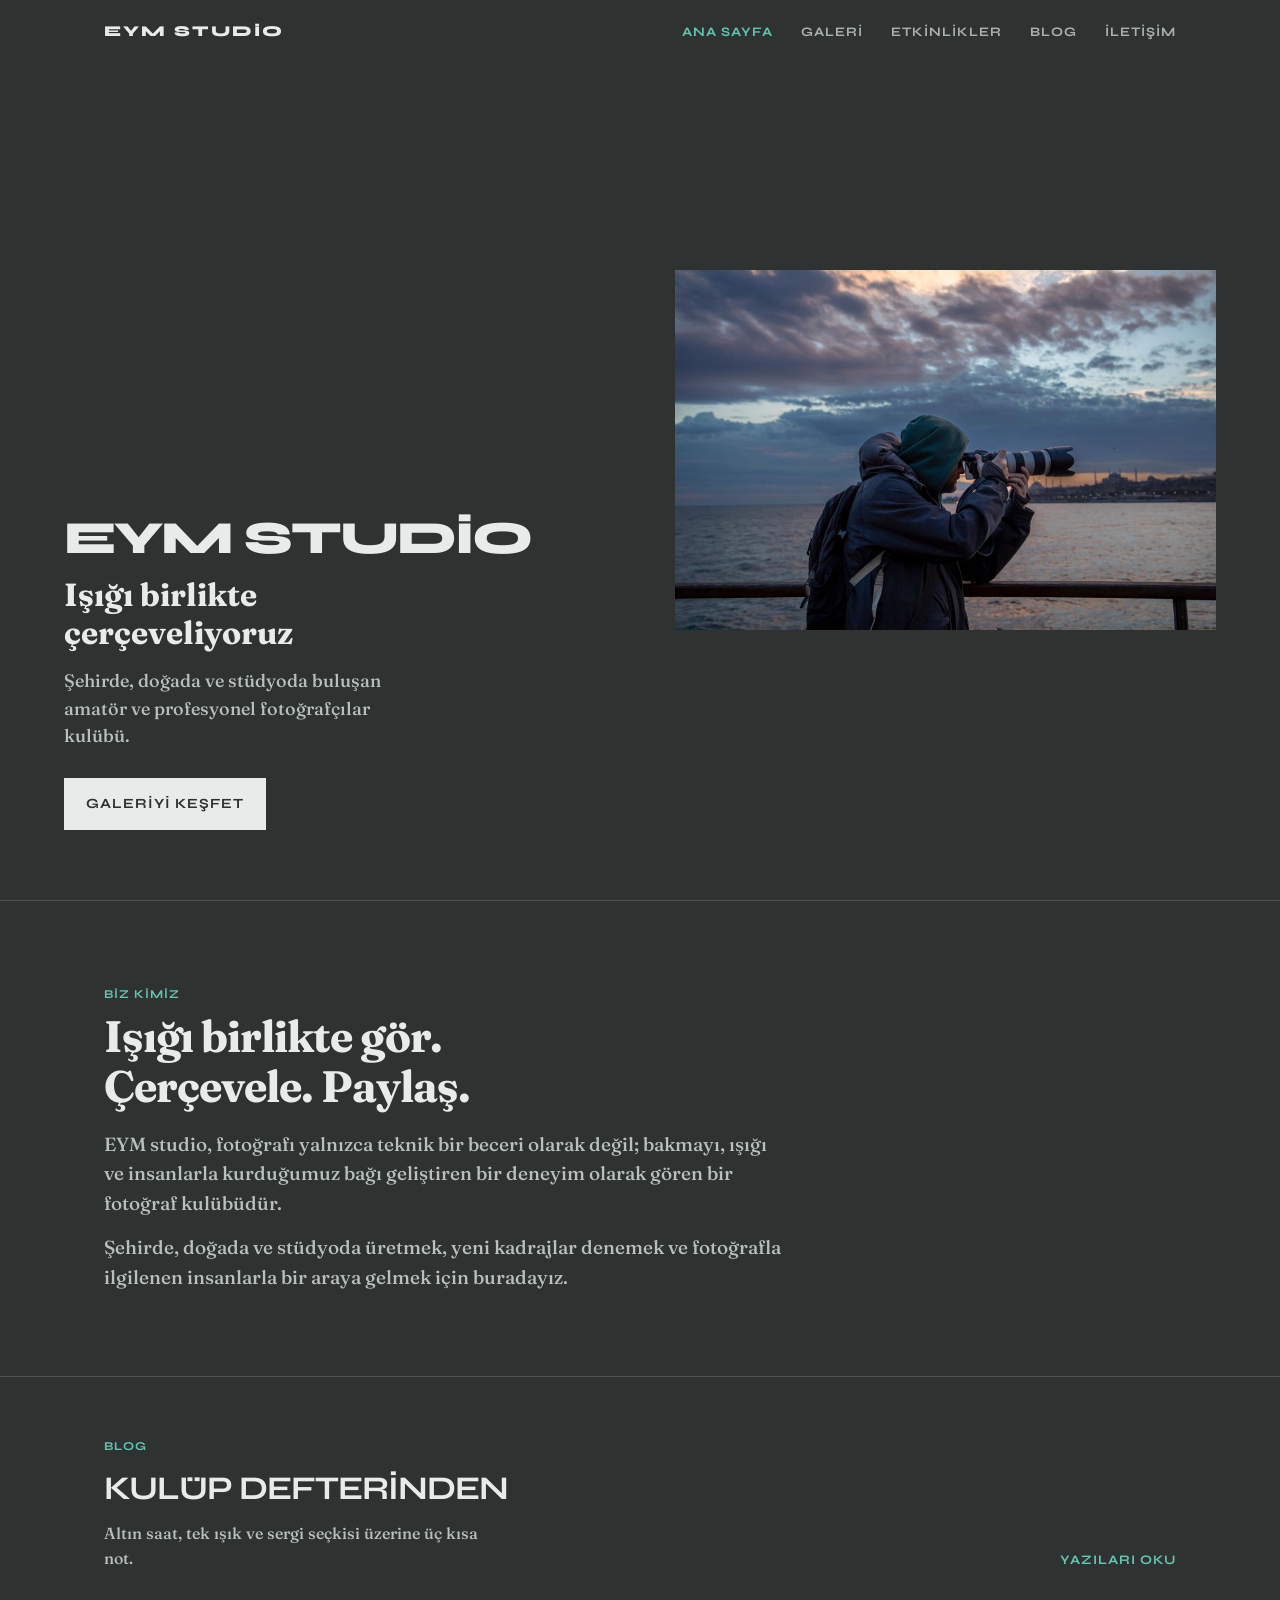
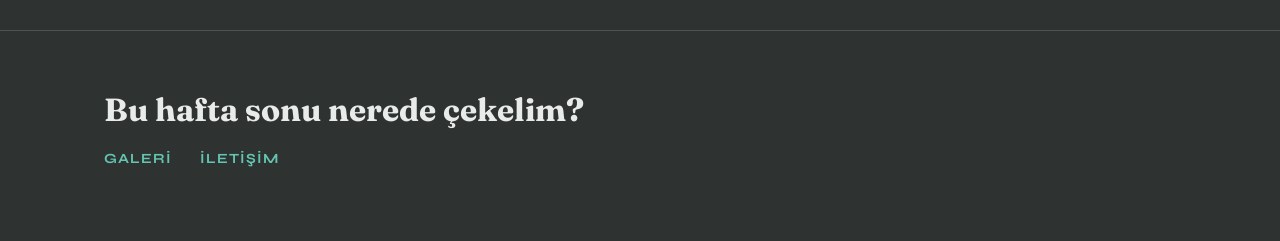
<file: index.html>
<!DOCTYPE html>
<html lang="tr">
<head>
  <meta charset="utf-8">
  <meta name="viewport" content="width=device-width, initial-scale=1">
  <title>EYM studio — Fotoğraf Kulübü</title>
  <meta name="description" content="EYM studio: ışığı birlikte yakalıyoruz.">
  <link rel="stylesheet" href="css/styles.css">
</head>
<body>
  <!-- üst menü -->
  <header class="ust">
    <a class="logo" href="index.html">EYM studio</a>
    <nav class="menu">
      <a class="aktif" href="index.html">Ana Sayfa</a>
      <a href="galeri.html">Galeri</a>
      <a href="etkinlikler.html">Etkinlikler</a>
      <a href="blog.html">Blog</a>
      <a href="iletisim.html">İletişim</a>
    </nav>
  </header>

  <main>
    <section class="giris">
      <img class="giris-foto" src="images/sahil-fotografci.jpg" alt="Sahilde fotoğrafçı">
      <div class="giris-yazi">
        <p class="marka">EYM studio</p>
        <h1>Işığı birlikte çerçeveliyoruz</h1>
        <p class="giris-aciklama">Şehirde, doğada ve stüdyoda buluşan amatör ve profesyonel fotoğrafçılar kulübü.</p>
        <a class="buton" href="galeri.html">Galeriyi Keşfet</a>
      </div>
    </section>

    <!-- biz kimiz -->
    <section class="hakkinda" id="biz-kimiz">
      <div class="hakkinda-ic">
        <p class="kucuk-baslik">Biz kimiz</p>
        <h2>Işığı birlikte gör. Çerçevele. Paylaş.</h2>
        <div class="hakkinda-yazi">
          <p>EYM studio, fotoğrafı yalnızca teknik bir beceri olarak değil; bakmayı, ışığı ve insanlarla kurduğumuz bağı geliştiren bir deneyim olarak gören bir fotoğraf kulübüdür.</p>
          <p>Şehirde, doğada ve stüdyoda üretmek, yeni kadrajlar denemek ve fotoğrafla ilgilenen insanlarla bir araya gelmek için buradayız.</p>
        </div>
      </div>
    </section>

    <!-- blog tanıtımı -->
    <section class="tanitim" id="kulup-defteri">
      <div class="tanitim-ic">
        <div>
          <p class="kucuk-baslik">Blog</p>
          <h2>Kulüp defterinden</h2>
          <p class="tanitim-yazi">Altın saat, tek ışık ve sergi seçkisi üzerine üç kısa not.</p>
        </div>
        <a href="blog.html">Yazıları oku</a>
      </div>
    </section>

    <!-- hafta sonu -->
    <section class="soru">
      <div class="soru-ic">
        <h2>Bu hafta sonu nerede çekelim?</h2>
        <p class="secenek">
          <a href="galeri.html">Galeri</a>
          <a href="iletisim.html">İletişim</a>
        </p>
      </div>
    </section>
  </main>
</body>
</html>
</file>
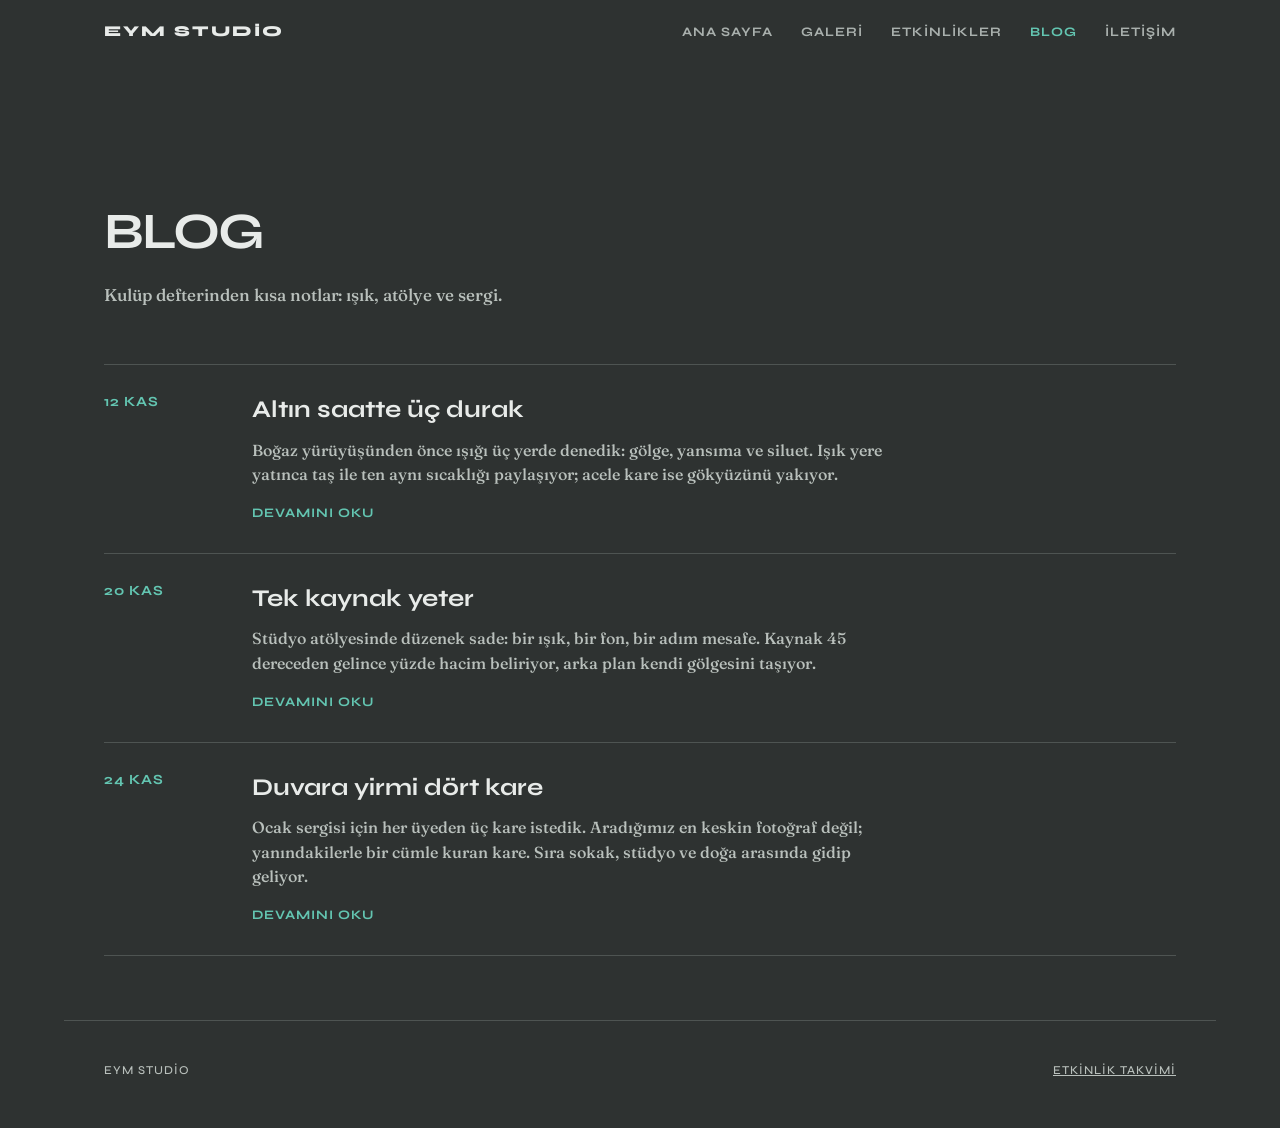
<file: blog.html>
<!DOCTYPE html>
<html lang="tr">
<head>
  <meta charset="utf-8">
  <meta name="viewport" content="width=device-width, initial-scale=1">
  <title>Blog — EYM studio</title>
  <meta name="description" content="EYM studio kulüp defterinden kısa notlar: ışık, atölye ve sergi.">
  <link rel="stylesheet" href="css/styles.css">
</head>
<body>
  <!-- üst menü -->
  <header class="ust">
    <a class="logo" href="index.html">EYM studio</a>
    <nav class="menu">
      <a href="index.html">Ana Sayfa</a>
      <a href="galeri.html">Galeri</a>
      <a href="etkinlikler.html">Etkinlikler</a>
      <a class="aktif" href="blog.html">Blog</a>
      <a href="iletisim.html">İletişim</a>
    </nav>
  </header>

  <main class="sayfa">
    <header class="sayfa-baslik">
      <h1>Blog</h1>
      <p>Kulüp defterinden kısa notlar: ışık, atölye ve sergi.</p>
    </header>

    <!-- yazılar -->
    <section class="yazilar">
      <article class="yazi" id="altin-saatte-uc-durak">
        <time datetime="2026-11-12">12 Kas</time>
        <div>
          <h2><a href="yazi-1.html">Altın saatte üç durak</a></h2>
          <p>Boğaz yürüyüşünden önce ışığı üç yerde denedik: gölge, yansıma ve siluet. Işık yere yatınca taş ile ten aynı sıcaklığı paylaşıyor; acele kare ise gökyüzünü yakıyor.</p>
          <p><a class="baglanti" href="yazi-1.html">Devamını oku</a></p>
        </div>
      </article>
      <article class="yazi" id="tek-kaynak-yeter">
        <time datetime="2026-11-20">20 Kas</time>
        <div>
          <h2><a href="yazi-2.html">Tek kaynak yeter</a></h2>
          <p>Stüdyo atölyesinde düzenek sade: bir ışık, bir fon, bir adım mesafe. Kaynak 45 dereceden gelince yüzde hacim beliriyor, arka plan kendi gölgesini taşıyor.</p>
          <p><a class="baglanti" href="yazi-2.html">Devamını oku</a></p>
        </div>
      </article>
      <article class="yazi" id="duvara-yirmi-dort-kare">
        <time datetime="2026-11-24">24 Kas</time>
        <div>
          <h2><a href="yazi-3.html">Duvara yirmi dört kare</a></h2>
          <p>Ocak sergisi için her üyeden üç kare istedik. Aradığımız en keskin fotoğraf değil; yanındakilerle bir cümle kuran kare. Sıra sokak, stüdyo ve doğa arasında gidip geliyor.</p>
          <p><a class="baglanti" href="yazi-3.html">Devamını oku</a></p>
        </div>
      </article>
    </section>
  </main>

  <footer class="alt">
    <span>EYM studio</span>
    <a href="etkinlikler.html">Etkinlik takvimi</a>
  </footer>
</body>
</html>
</file>
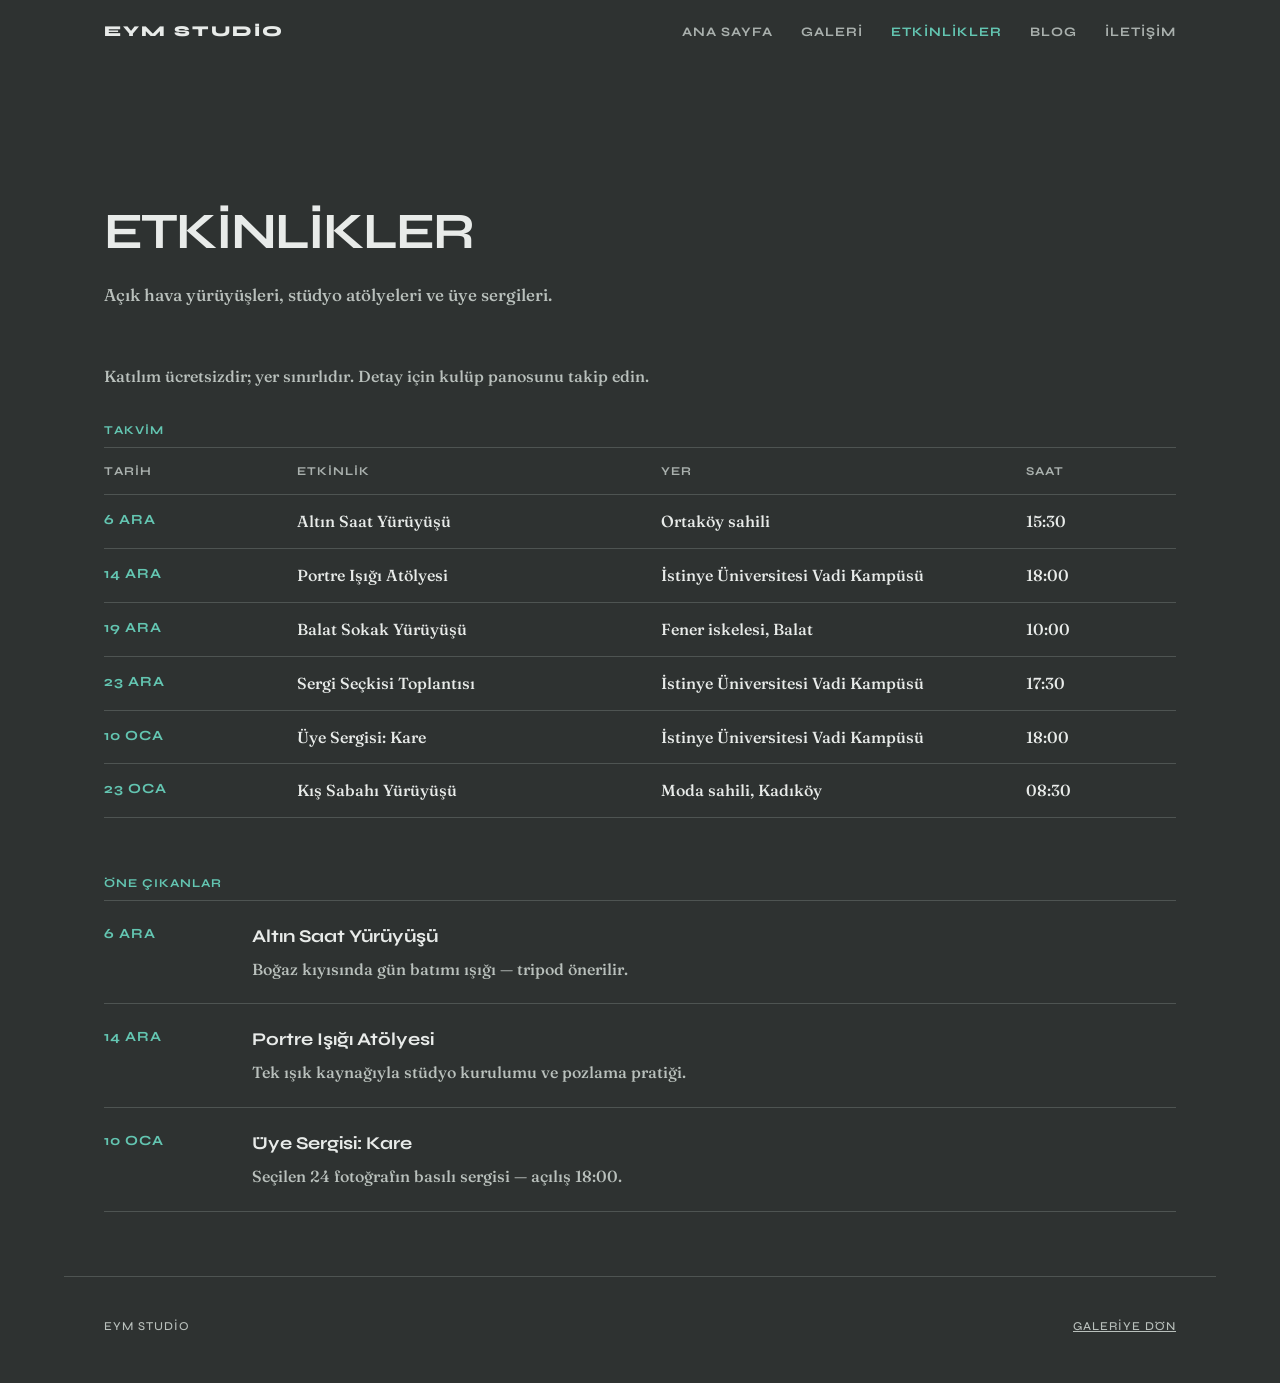
<file: etkinlikler.html>
<!DOCTYPE html>
<html lang="tr">
<head>
  <meta charset="utf-8">
  <meta name="viewport" content="width=device-width, initial-scale=1">
  <title>Etkinlikler — EYM studio</title>
  <meta name="description" content="EYM studio yürüyüş, atölye ve sergi takvimi.">
  <link rel="stylesheet" href="css/styles.css">
</head>
<body>
  <!-- üst menü -->
  <header class="ust">
    <a class="logo" href="index.html">EYM studio</a>
    <nav class="menu">
      <a href="index.html">Ana Sayfa</a>
      <a href="galeri.html">Galeri</a>
      <a class="aktif" href="etkinlikler.html">Etkinlikler</a>
      <a href="blog.html">Blog</a>
      <a href="iletisim.html">İletişim</a>
    </nav>
  </header>

  <main class="sayfa">
    <header class="sayfa-baslik">
      <h1>Etkinlikler</h1>
      <p>Açık hava yürüyüşleri, stüdyo atölyeleri ve üye sergileri.</p>
    </header>

    <p class="bilgi">Katılım ücretsizdir; yer sınırlıdır. Detay için kulüp panosunu takip edin.</p>

    <!-- etkinlik tablosu -->
    <p class="kucuk-baslik">Takvim</p>
    <table class="tablo">
      <tr>
        <th>Tarih</th>
        <th>Etkinlik</th>
        <th>Yer</th>
        <th>Saat</th>
      </tr>
      <tr>
        <td class="tarih">6 Ara</td>
        <td>Altın Saat Yürüyüşü</td>
        <td>Ortaköy sahili</td>
        <td>15:30</td>
      </tr>
      <tr>
        <td class="tarih">14 Ara</td>
        <td>Portre Işığı Atölyesi</td>
        <td>İstinye Üniversitesi Vadi Kampüsü</td>
        <td>18:00</td>
      </tr>
      <tr>
        <td class="tarih">19 Ara</td>
        <td>Balat Sokak Yürüyüşü</td>
        <td>Fener iskelesi, Balat</td>
        <td>10:00</td>
      </tr>
      <tr>
        <td class="tarih">23 Ara</td>
        <td>Sergi Seçkisi Toplantısı</td>
        <td>İstinye Üniversitesi Vadi Kampüsü</td>
        <td>17:30</td>
      </tr>
      <tr>
        <td class="tarih">10 Oca</td>
        <td>Üye Sergisi: Kare</td>
        <td>İstinye Üniversitesi Vadi Kampüsü</td>
        <td>18:00</td>
      </tr>
      <tr>
        <td class="tarih">23 Oca</td>
        <td>Kış Sabahı Yürüyüşü</td>
        <td>Moda sahili, Kadıköy</td>
        <td>08:30</td>
      </tr>
    </table>

    <!-- etkinlik listesi -->
    <p class="kucuk-baslik">Öne çıkanlar</p>
    <section class="etkinlikler">
      <article class="etkinlik">
        <time datetime="2026-12-06">6 Ara</time>
        <div>
          <h2>Altın Saat Yürüyüşü</h2>
          <p>Boğaz kıyısında gün batımı ışığı — tripod önerilir.</p>
        </div>
      </article>
      <article class="etkinlik">
        <time datetime="2026-12-14">14 Ara</time>
        <div>
          <h2>Portre Işığı Atölyesi</h2>
          <p>Tek ışık kaynağıyla stüdyo kurulumu ve pozlama pratiği.</p>
        </div>
      </article>
      <article class="etkinlik">
        <time datetime="2027-01-10">10 Oca</time>
        <div>
          <h2>Üye Sergisi: Kare</h2>
          <p>Seçilen 24 fotoğrafın basılı sergisi — açılış 18:00.</p>
        </div>
      </article>
    </section>
  </main>

  <footer class="alt">
    <span>EYM studio</span>
    <a href="galeri.html">Galeriye dön</a>
  </footer>
</body>
</html>
</file>
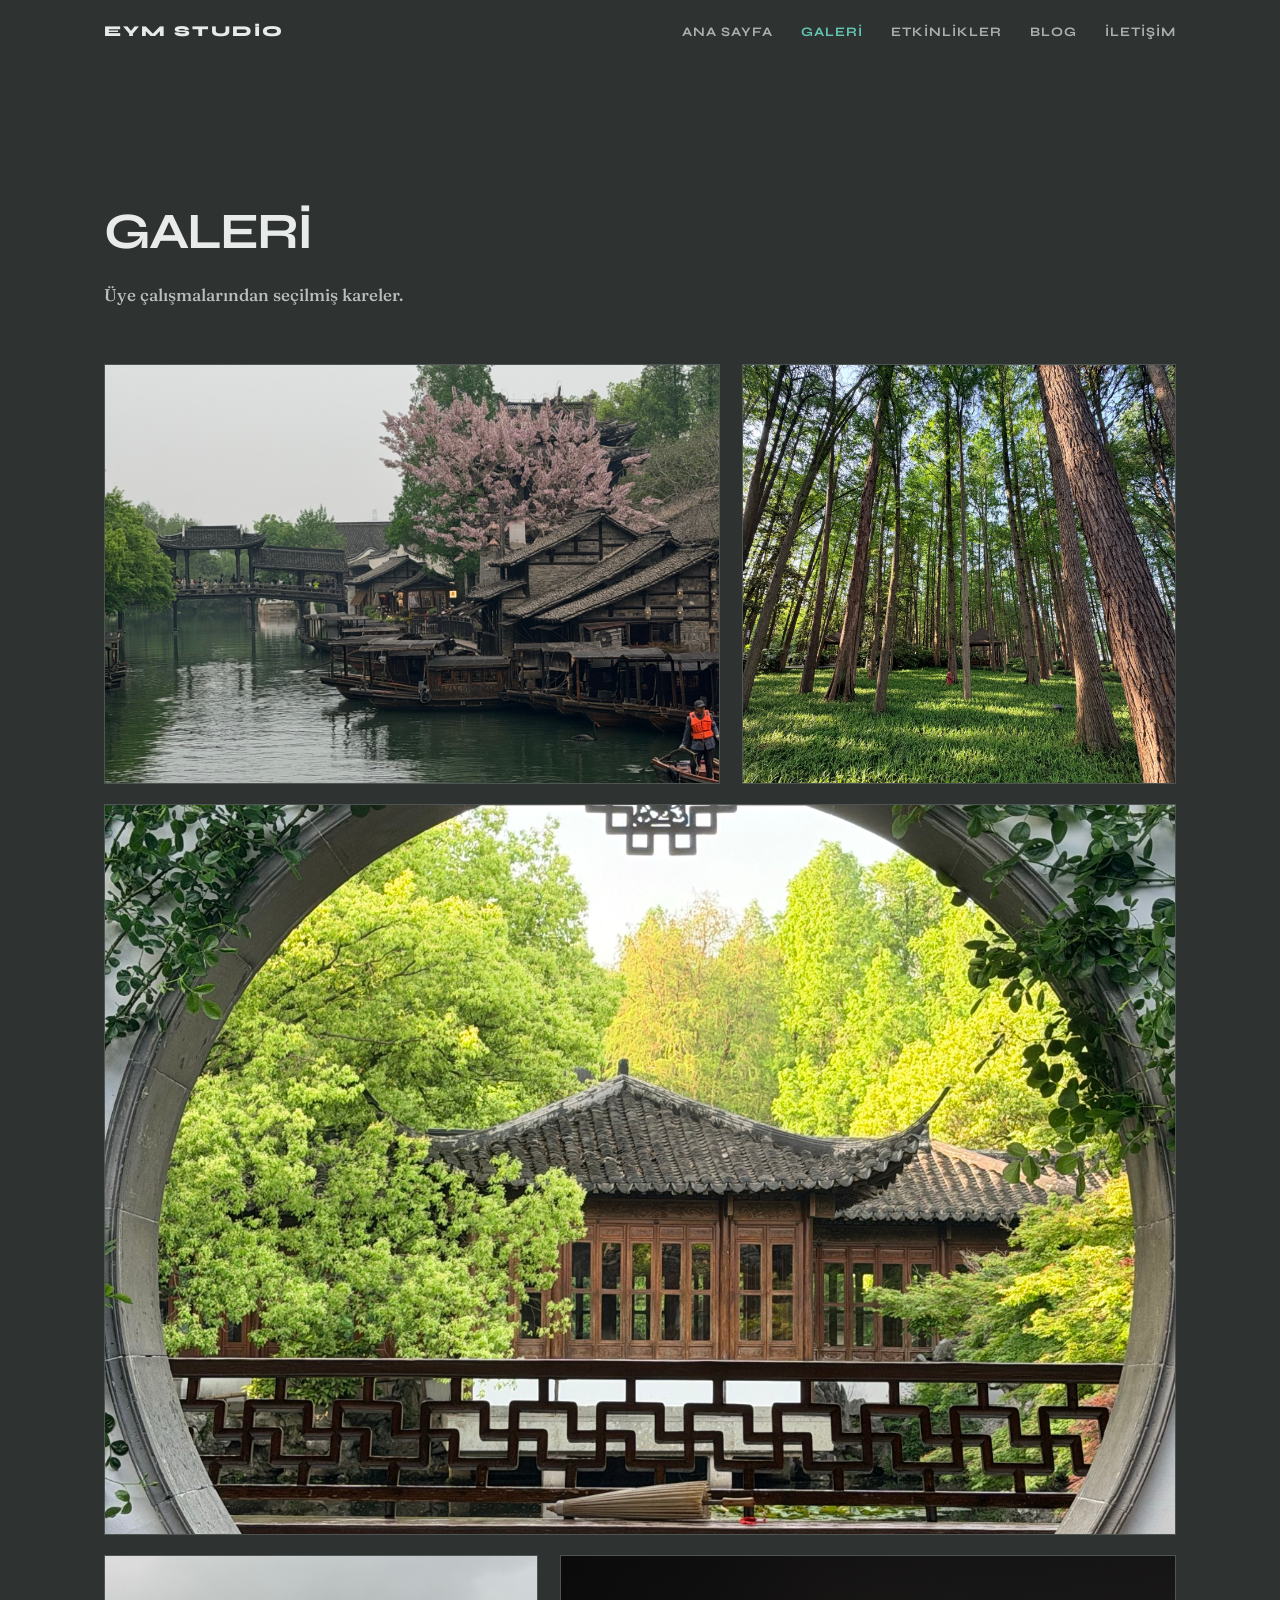
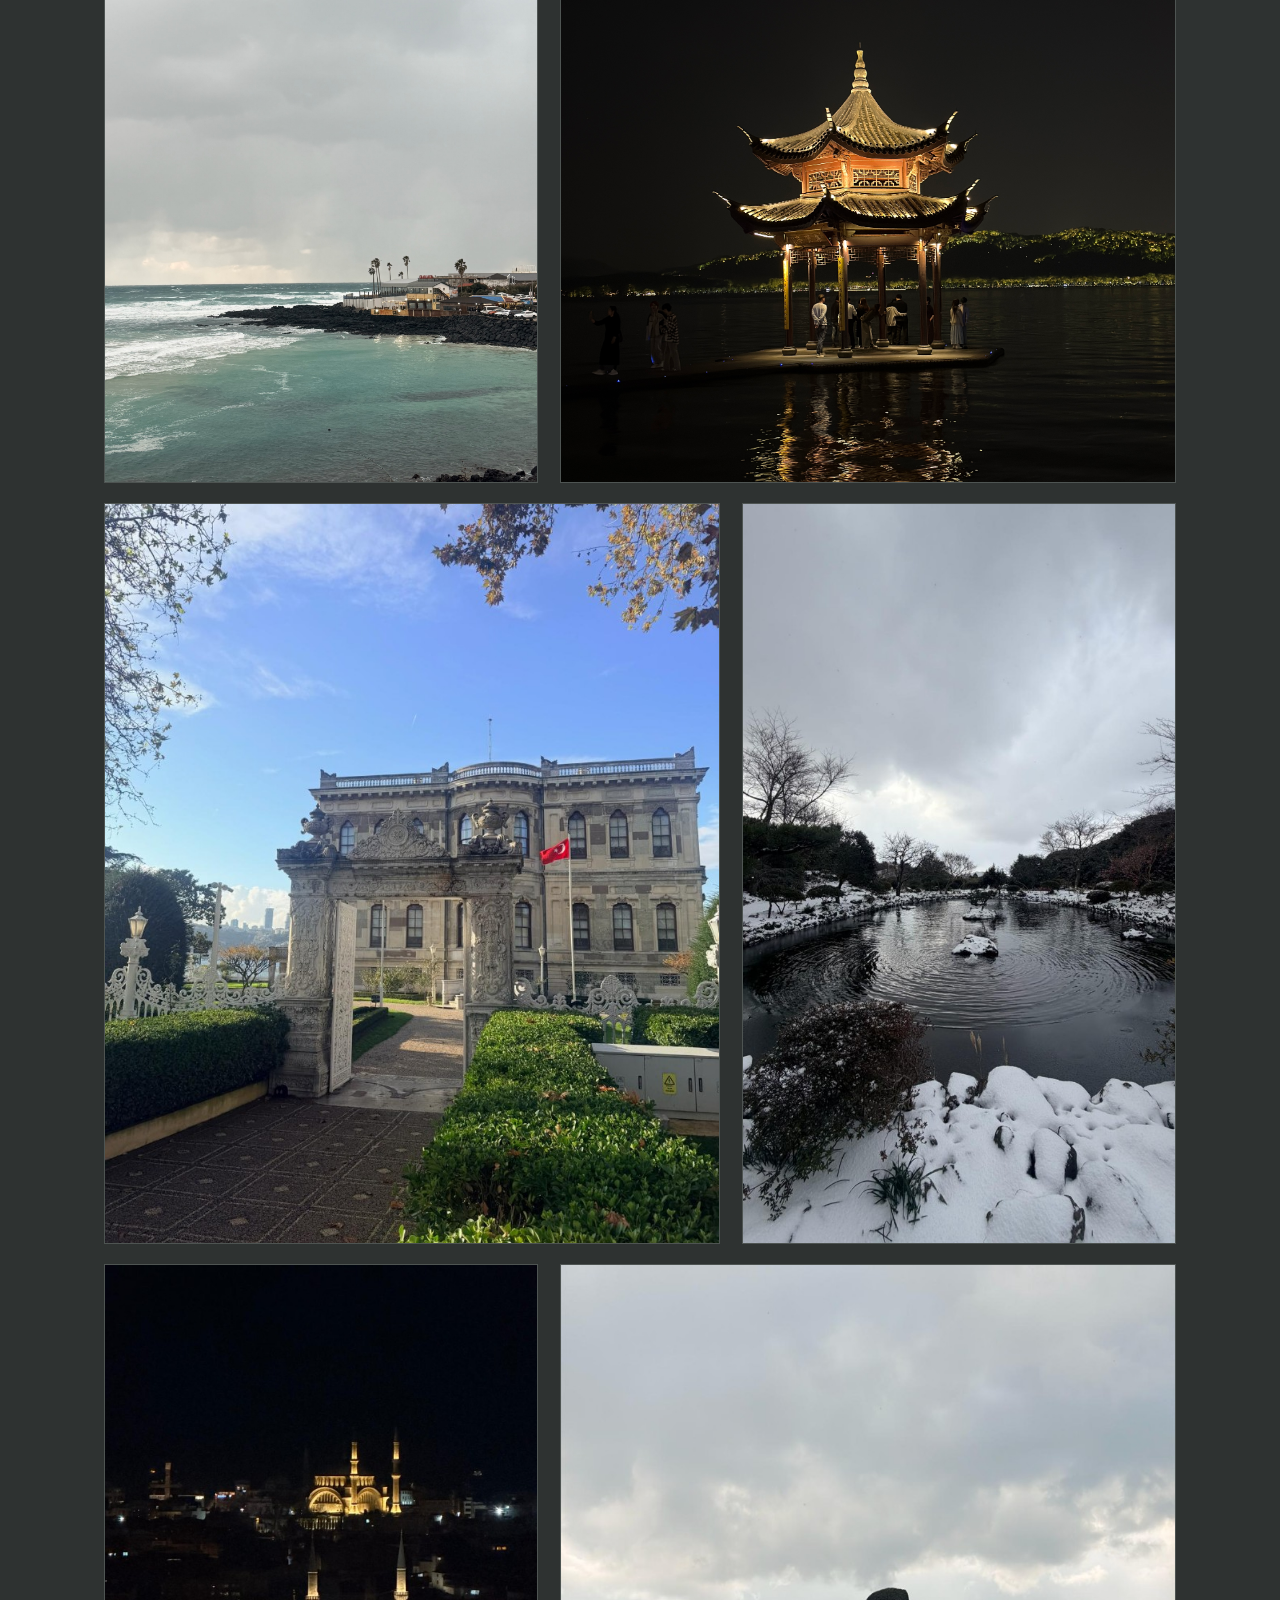
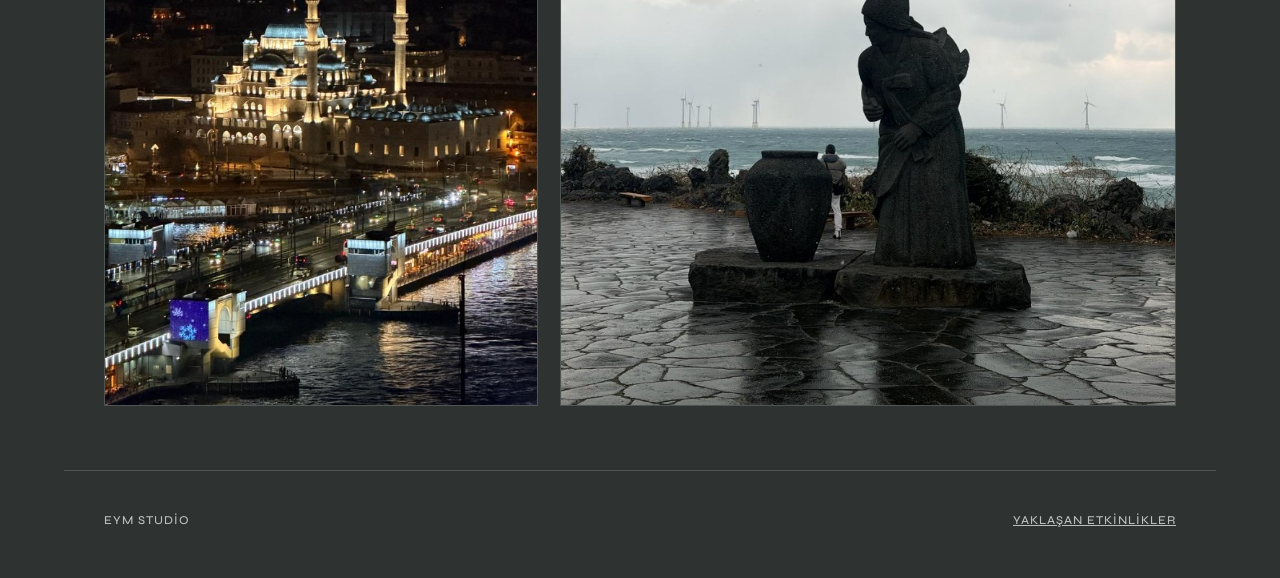
<file: galeri.html>
<!DOCTYPE html>
<html lang="tr">
<head>
  <meta charset="utf-8">
  <meta name="viewport" content="width=device-width, initial-scale=1">
  <title>Galeri — EYM studio</title>
  <meta name="description" content="EYM studio üyelerinden seçilmiş kareler.">
  <link rel="stylesheet" href="css/styles.css">
</head>
<body>
  <!-- üst menü -->
  <header class="ust">
    <a class="logo" href="index.html">EYM studio</a>
    <nav class="menu">
      <a href="index.html">Ana Sayfa</a>
      <a class="aktif" href="galeri.html">Galeri</a>
      <a href="etkinlikler.html">Etkinlikler</a>
      <a href="blog.html">Blog</a>
      <a href="iletisim.html">İletişim</a>
    </nav>
  </header>

  <main class="sayfa">
    <header class="sayfa-baslik">
      <h1>Galeri</h1>
      <p>Üye çalışmalarından seçilmiş kareler.</p>
    </header>

    <!-- fotoğraflar -->
    <section class="galeri">
      <figure class="foto foto-buyuk">
        <img src="images/img-5789.jpg" alt="Kanal ve tekneler">
      </figure>
      <figure class="foto foto-kucuk">
        <img src="images/img-6587.jpg" alt="Yüksek ağaçlar">
      </figure>
      <figure class="foto foto-genis">
        <img src="images/img-6661.jpg" alt="Ay kapısı">
      </figure>
      <figure class="foto foto-kucuk">
        <img src="images/gallery-coast.jpg" alt="Fırtınalı kıyı">
      </figure>
      <figure class="foto foto-buyuk">
        <img src="images/gallery-pavilion.jpg" alt="Gece ışıklı pavyon">
      </figure>
      <figure class="foto foto-buyuk">
        <img src="images/gallery-saray.jpg" alt="Tarihi saray">
      </figure>
      <figure class="foto foto-kucuk">
        <img src="images/gallery-kar.jpg" alt="Karlı gölet">
      </figure>
      <figure class="foto foto-kucuk">
        <img src="images/gallery-gece.jpg" alt="Gece camiler">
      </figure>
      <figure class="foto foto-buyuk">
        <img src="images/gallery-heykel.jpg" alt="Deniz kenarında heykel">
      </figure>
    </section>
  </main>

  <footer class="alt">
    <span>EYM studio</span>
    <a href="etkinlikler.html">Yaklaşan etkinlikler</a>
  </footer>
</body>
</html>
</file>
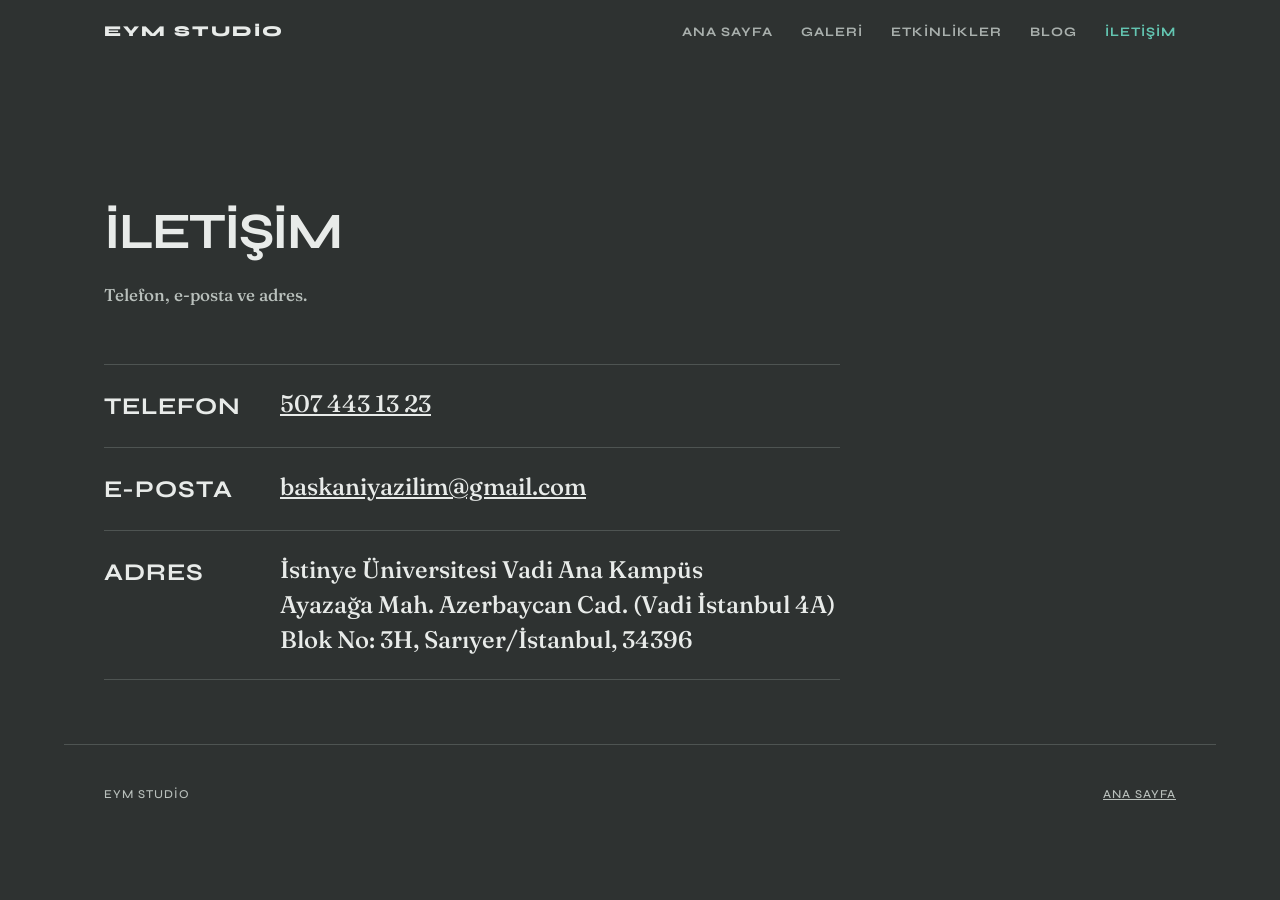
<file: iletisim.html>
<!DOCTYPE html>
<html lang="tr">
<head>
  <meta charset="utf-8">
  <meta name="viewport" content="width=device-width, initial-scale=1">
  <title>İletişim — EYM studio</title>
  <meta name="description" content="EYM studio iletişim: telefon, e-posta ve adres.">
  <link rel="stylesheet" href="css/styles.css">
</head>
<body>
  <!-- üst menü -->
  <header class="ust">
    <a class="logo" href="index.html">EYM studio</a>
    <nav class="menu">
      <a href="index.html">Ana Sayfa</a>
      <a href="galeri.html">Galeri</a>
      <a href="etkinlikler.html">Etkinlikler</a>
      <a href="blog.html">Blog</a>
      <a class="aktif" href="iletisim.html">İletişim</a>
    </nav>
  </header>

  <main class="sayfa">
    <header class="sayfa-baslik">
      <h1>İletişim</h1>
      <p>Telefon, e-posta ve adres.</p>
    </header>

    <!-- iletişim bilgileri -->
    <address class="iletisim">
      <div class="iletisim-satir">
        <p class="iletisim-etiket">Telefon</p>
        <p><a href="tel:+905074431323">507 443 13 23</a></p>
      </div>
      <div class="iletisim-satir">
        <p class="iletisim-etiket">E-posta</p>
        <p><a href="mailto:baskaniyazilim@gmail.com">baskaniyazilim@gmail.com</a></p>
      </div>
      <div class="iletisim-satir">
        <p class="iletisim-etiket">Adres</p>
        <p>
          İstinye Üniversitesi Vadi Ana Kampüs<br>
          Ayazağa Mah. Azerbaycan Cad. (Vadi İstanbul 4A)<br>
          Blok No: 3H, Sarıyer/İstanbul, 34396
        </p>
      </div>
    </address>
  </main>

  <footer class="alt">
    <span>EYM studio</span>
    <a href="index.html">Ana sayfa</a>
  </footer>
</body>
</html>
</file>
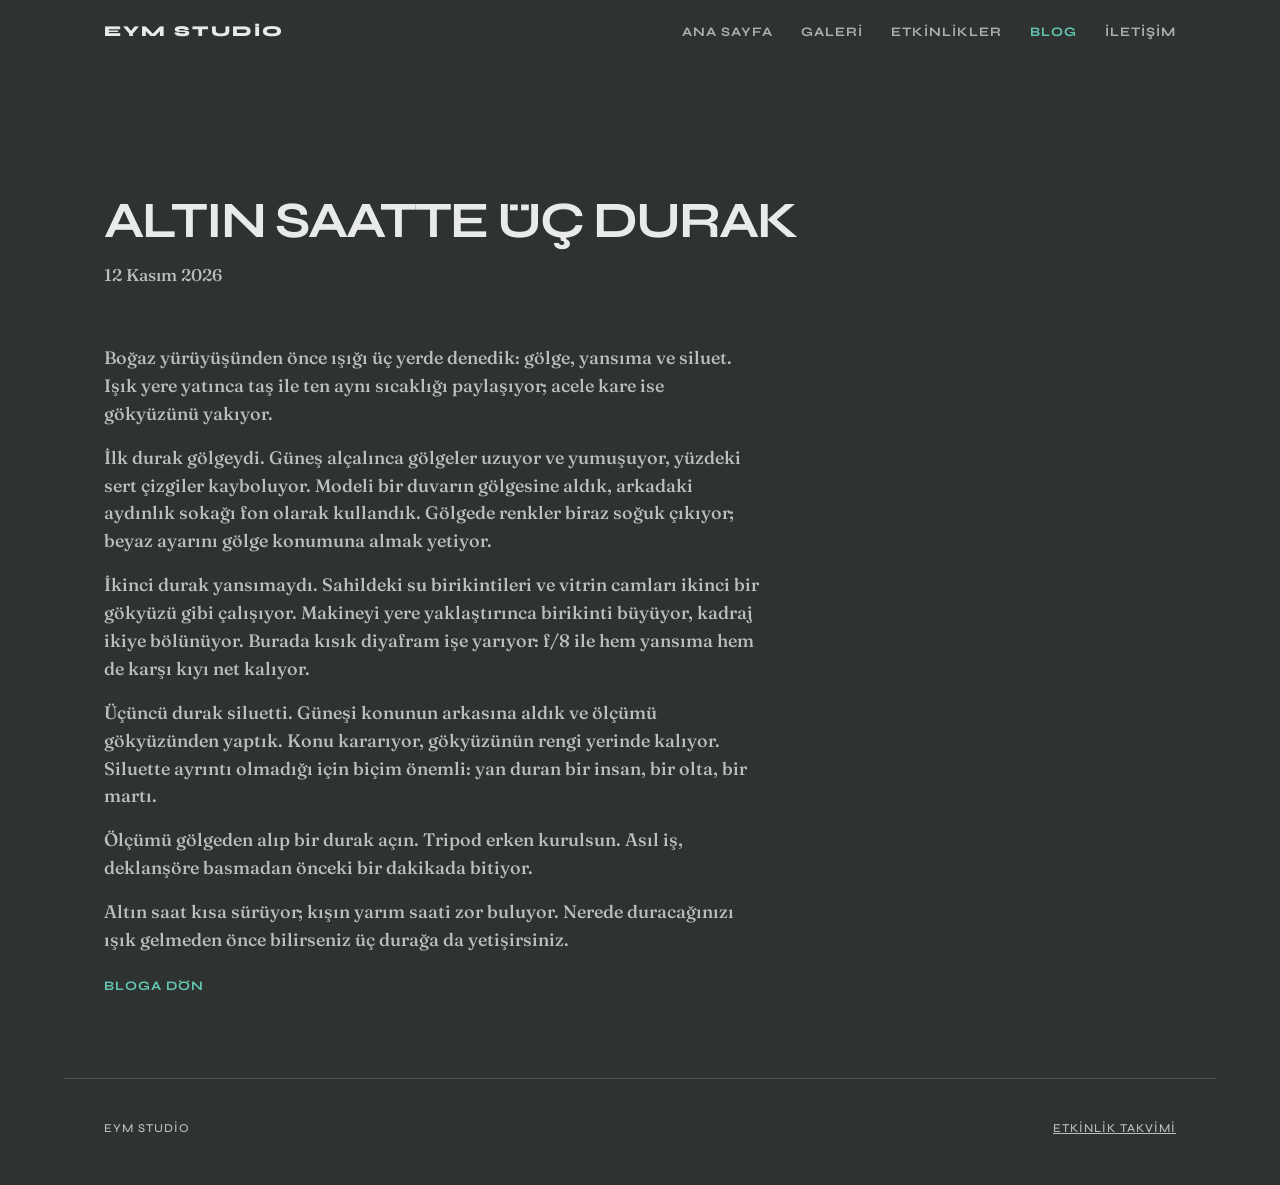
<file: yazi-1.html>
<!DOCTYPE html>
<html lang="tr">
<head>
  <meta charset="utf-8">
  <meta name="viewport" content="width=device-width, initial-scale=1">
  <title>Altın saatte üç durak — EYM studio</title>
  <meta name="description" content="Altın saatte gölge, yansıma ve siluet denemeleri.">
  <link rel="stylesheet" href="css/styles.css">
</head>
<body>
  <!-- üst menü -->
  <header class="ust">
    <a class="logo" href="index.html">EYM studio</a>
    <nav class="menu">
      <a href="index.html">Ana Sayfa</a>
      <a href="galeri.html">Galeri</a>
      <a href="etkinlikler.html">Etkinlikler</a>
      <a class="aktif" href="blog.html">Blog</a>
      <a href="iletisim.html">İletişim</a>
    </nav>
  </header>

  <main class="sayfa">
    <header class="sayfa-baslik yazi-baslik">
      <h1>Altın saatte üç durak</h1>
      <p><time datetime="2026-11-12">12 Kasım 2026</time></p>
    </header>

    <!-- yazının tamamı -->
    <article class="yazi-tam">
      <p>Boğaz yürüyüşünden önce ışığı üç yerde denedik: gölge, yansıma ve siluet. Işık yere yatınca taş ile ten aynı sıcaklığı paylaşıyor; acele kare ise gökyüzünü yakıyor.</p>
      <p>İlk durak gölgeydi. Güneş alçalınca gölgeler uzuyor ve yumuşuyor, yüzdeki sert çizgiler kayboluyor. Modeli bir duvarın gölgesine aldık, arkadaki aydınlık sokağı fon olarak kullandık. Gölgede renkler biraz soğuk çıkıyor; beyaz ayarını gölge konumuna almak yetiyor.</p>
      <p>İkinci durak yansımaydı. Sahildeki su birikintileri ve vitrin camları ikinci bir gökyüzü gibi çalışıyor. Makineyi yere yaklaştırınca birikinti büyüyor, kadraj ikiye bölünüyor. Burada kısık diyafram işe yarıyor: f/8 ile hem yansıma hem de karşı kıyı net kalıyor.</p>
      <p>Üçüncü durak siluetti. Güneşi konunun arkasına aldık ve ölçümü gökyüzünden yaptık. Konu kararıyor, gökyüzünün rengi yerinde kalıyor. Siluette ayrıntı olmadığı için biçim önemli: yan duran bir insan, bir olta, bir martı.</p>
      <p>Ölçümü gölgeden alıp bir durak açın. Tripod erken kurulsun. Asıl iş, deklanşöre basmadan önceki bir dakikada bitiyor.</p>
      <p>Altın saat kısa sürüyor; kışın yarım saati zor buluyor. Nerede duracağınızı ışık gelmeden önce bilirseniz üç durağa da yetişirsiniz.</p>
      <p><a class="baglanti" href="blog.html">Bloga dön</a></p>
    </article>
  </main>

  <footer class="alt">
    <span>EYM studio</span>
    <a href="etkinlikler.html">Etkinlik takvimi</a>
  </footer>
</body>
</html>
</file>
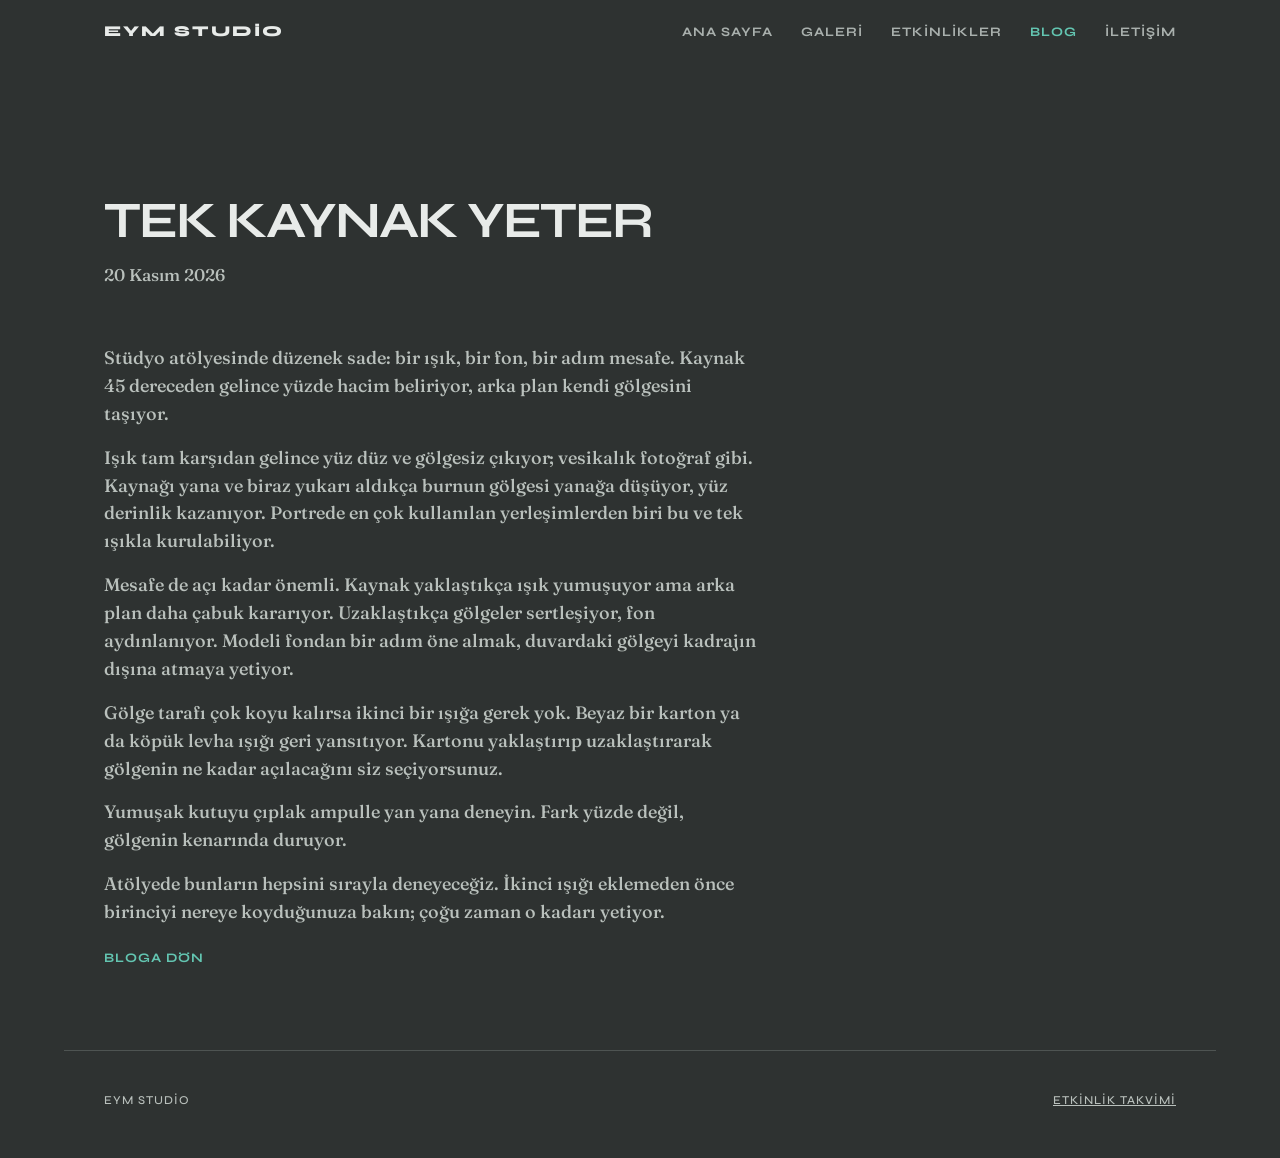
<file: yazi-2.html>
<!DOCTYPE html>
<html lang="tr">
<head>
  <meta charset="utf-8">
  <meta name="viewport" content="width=device-width, initial-scale=1">
  <title>Tek kaynak yeter — EYM studio</title>
  <meta name="description" content="Tek ışık kaynağıyla portre: açı, mesafe ve yansıtıcı.">
  <link rel="stylesheet" href="css/styles.css">
</head>
<body>
  <!-- üst menü -->
  <header class="ust">
    <a class="logo" href="index.html">EYM studio</a>
    <nav class="menu">
      <a href="index.html">Ana Sayfa</a>
      <a href="galeri.html">Galeri</a>
      <a href="etkinlikler.html">Etkinlikler</a>
      <a class="aktif" href="blog.html">Blog</a>
      <a href="iletisim.html">İletişim</a>
    </nav>
  </header>

  <main class="sayfa">
    <header class="sayfa-baslik yazi-baslik">
      <h1>Tek kaynak yeter</h1>
      <p><time datetime="2026-11-20">20 Kasım 2026</time></p>
    </header>

    <!-- yazının tamamı -->
    <article class="yazi-tam">
      <p>Stüdyo atölyesinde düzenek sade: bir ışık, bir fon, bir adım mesafe. Kaynak 45 dereceden gelince yüzde hacim beliriyor, arka plan kendi gölgesini taşıyor.</p>
      <p>Işık tam karşıdan gelince yüz düz ve gölgesiz çıkıyor; vesikalık fotoğraf gibi. Kaynağı yana ve biraz yukarı aldıkça burnun gölgesi yanağa düşüyor, yüz derinlik kazanıyor. Portrede en çok kullanılan yerleşimlerden biri bu ve tek ışıkla kurulabiliyor.</p>
      <p>Mesafe de açı kadar önemli. Kaynak yaklaştıkça ışık yumuşuyor ama arka plan daha çabuk kararıyor. Uzaklaştıkça gölgeler sertleşiyor, fon aydınlanıyor. Modeli fondan bir adım öne almak, duvardaki gölgeyi kadrajın dışına atmaya yetiyor.</p>
      <p>Gölge tarafı çok koyu kalırsa ikinci bir ışığa gerek yok. Beyaz bir karton ya da köpük levha ışığı geri yansıtıyor. Kartonu yaklaştırıp uzaklaştırarak gölgenin ne kadar açılacağını siz seçiyorsunuz.</p>
      <p>Yumuşak kutuyu çıplak ampulle yan yana deneyin. Fark yüzde değil, gölgenin kenarında duruyor.</p>
      <p>Atölyede bunların hepsini sırayla deneyeceğiz. İkinci ışığı eklemeden önce birinciyi nereye koyduğunuza bakın; çoğu zaman o kadarı yetiyor.</p>
      <p><a class="baglanti" href="blog.html">Bloga dön</a></p>
    </article>
  </main>

  <footer class="alt">
    <span>EYM studio</span>
    <a href="etkinlikler.html">Etkinlik takvimi</a>
  </footer>
</body>
</html>
</file>
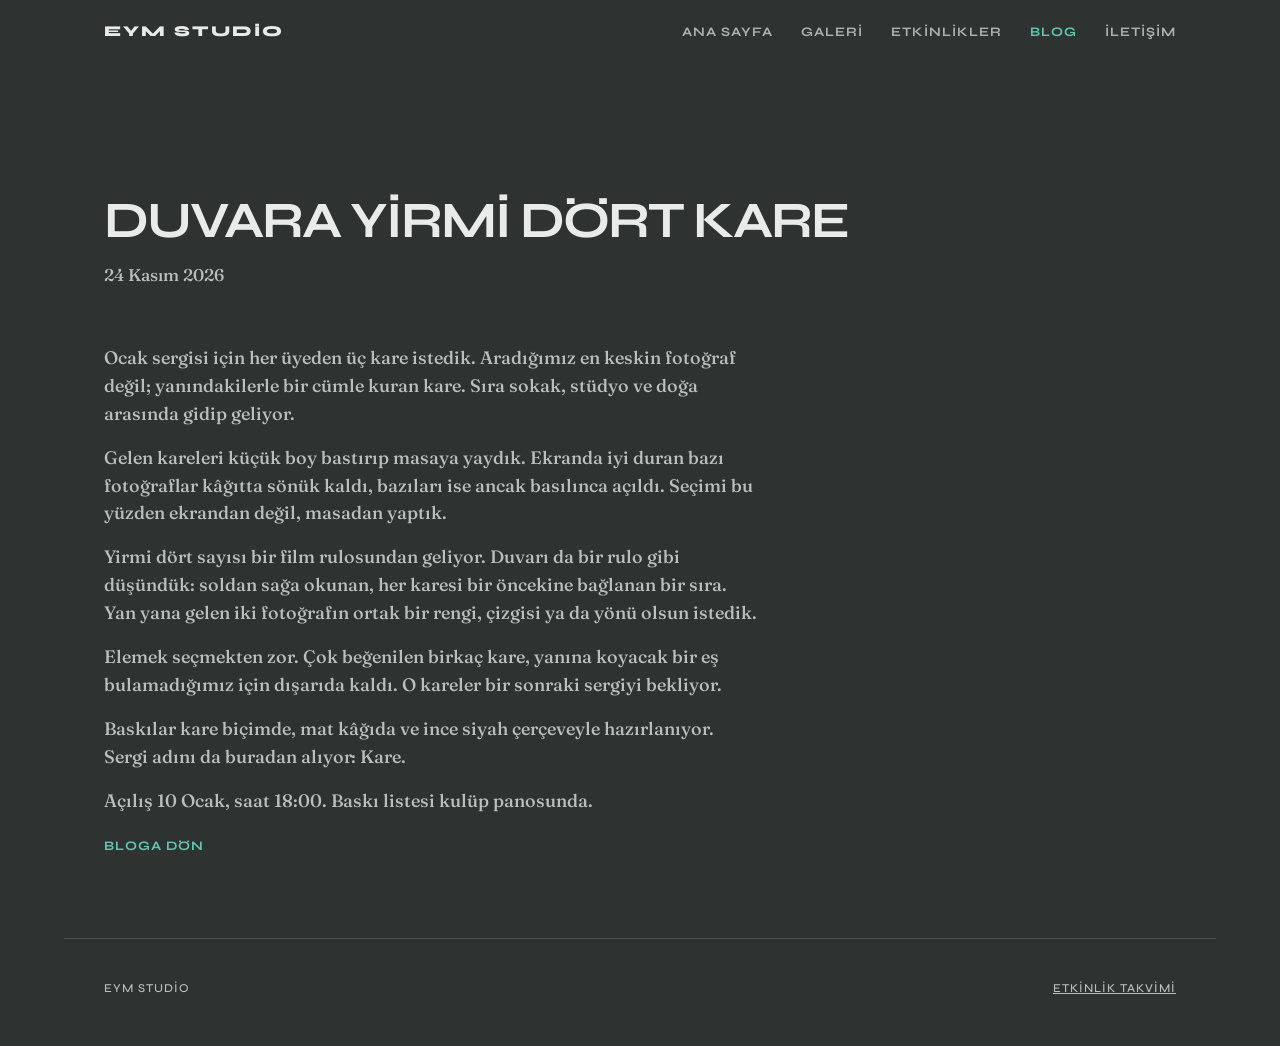
<file: yazi-3.html>
<!DOCTYPE html>
<html lang="tr">
<head>
  <meta charset="utf-8">
  <meta name="viewport" content="width=device-width, initial-scale=1">
  <title>Duvara yirmi dört kare — EYM studio</title>
  <meta name="description" content="Ocak sergisi için yirmi dört karenin seçimi ve sırası.">
  <link rel="stylesheet" href="css/styles.css">
</head>
<body>
  <!-- üst menü -->
  <header class="ust">
    <a class="logo" href="index.html">EYM studio</a>
    <nav class="menu">
      <a href="index.html">Ana Sayfa</a>
      <a href="galeri.html">Galeri</a>
      <a href="etkinlikler.html">Etkinlikler</a>
      <a class="aktif" href="blog.html">Blog</a>
      <a href="iletisim.html">İletişim</a>
    </nav>
  </header>

  <main class="sayfa">
    <header class="sayfa-baslik yazi-baslik">
      <h1>Duvara yirmi dört kare</h1>
      <p><time datetime="2026-11-24">24 Kasım 2026</time></p>
    </header>

    <!-- yazının tamamı -->
    <article class="yazi-tam">
      <p>Ocak sergisi için her üyeden üç kare istedik. Aradığımız en keskin fotoğraf değil; yanındakilerle bir cümle kuran kare. Sıra sokak, stüdyo ve doğa arasında gidip geliyor.</p>
      <p>Gelen kareleri küçük boy bastırıp masaya yaydık. Ekranda iyi duran bazı fotoğraflar kâğıtta sönük kaldı, bazıları ise ancak basılınca açıldı. Seçimi bu yüzden ekrandan değil, masadan yaptık.</p>
      <p>Yirmi dört sayısı bir film rulosundan geliyor. Duvarı da bir rulo gibi düşündük: soldan sağa okunan, her karesi bir öncekine bağlanan bir sıra. Yan yana gelen iki fotoğrafın ortak bir rengi, çizgisi ya da yönü olsun istedik.</p>
      <p>Elemek seçmekten zor. Çok beğenilen birkaç kare, yanına koyacak bir eş bulamadığımız için dışarıda kaldı. O kareler bir sonraki sergiyi bekliyor.</p>
      <p>Baskılar kare biçimde, mat kâğıda ve ince siyah çerçeveyle hazırlanıyor. Sergi adını da buradan alıyor: Kare.</p>
      <p>Açılış 10 Ocak, saat 18:00. Baskı listesi kulüp panosunda.</p>
      <p><a class="baglanti" href="blog.html">Bloga dön</a></p>
    </article>
  </main>

  <footer class="alt">
    <span>EYM studio</span>
    <a href="etkinlikler.html">Etkinlik takvimi</a>
  </footer>
</body>
</html>
</file>
<file: css/styles.css>
@import url("https://fonts.googleapis.com/css2?family=Fraunces:opsz,wght@9..144,500;9..144,700&family=Syne:wght@500;700;800&display=swap");

* {
  box-sizing: border-box;
}

body {
  margin: 0;
  font-family: "Fraunces", "Palatino Linotype", serif;
  font-weight: 500;
  line-height: 1.55;
  color: #e8ebe9;
  background: #2e3231;
}

img {
  display: block;
  max-width: 100%;
}

a {
  color: inherit;
}

a:hover {
  color: #63c5b1;
}

/* üst menü */
.ust {
  position: absolute;
  top: 0;
  left: 0;
  right: 0;
  display: flex;
  justify-content: space-between;
  align-items: center;
  max-width: 1152px;
  margin: 0 auto;
  padding: 20px 40px;
}

.logo {
  font-family: "Syne", "Trebuchet MS", sans-serif;
  font-size: 15px;
  font-weight: 800;
  letter-spacing: 2px;
  text-transform: uppercase;
  text-decoration: none;
}

.menu {
  display: flex;
  flex-wrap: wrap;
  gap: 9px 28px;
  font-family: "Syne", "Trebuchet MS", sans-serif;
  font-size: 13px;
  font-weight: 700;
  letter-spacing: 1px;
  text-transform: uppercase;
}

.menu a {
  color: #a9b0ad;
  text-decoration: none;
}

.menu a:hover,
.menu .aktif {
  color: #63c5b1;
}

/* ana sayfa */
.giris {
  display: flex;
  flex-direction: row-reverse;
  justify-content: space-between;
  align-items: center;
  min-height: 100vh;
  max-width: 1232px;
  margin: 0 auto;
  padding: 0 40px;
}

.giris-foto {
  width: 47%;
}

.giris-yazi {
  align-self: flex-end;
  width: 52%;
  padding: 112px 0 70px;
}

.marka {
  margin: 0 0 15px;
  font-family: "Syne", "Trebuchet MS", sans-serif;
  font-size: 46px;
  font-weight: 800;
  line-height: 1;
  letter-spacing: -2px;
  text-transform: uppercase;
}

.giris-yazi h1 {
  max-width: 400px;
  margin: 0 0 14px;
  font-size: 32px;
  line-height: 1.2;
}

.giris-aciklama {
  max-width: 375px;
  margin: 0 0 28px;
  font-size: 18px;
  color: #b9c0bc;
}

.buton {
  display: inline-block;
  padding: 15px 22px;
  font-family: "Syne", "Trebuchet MS", sans-serif;
  font-size: 14px;
  font-weight: 700;
  letter-spacing: 1px;
  text-transform: uppercase;
  text-decoration: none;
  color: #2e3231;
  background: #e8ebe9;
}

.buton:hover {
  color: #2e3231;
  background: #63c5b1;
}

.hakkinda {
  border-top: 1px solid #4e5452;
}

.hakkinda-ic {
  max-width: 1152px;
  margin: 0 auto;
  padding: 84px 40px 69px;
}

.kucuk-baslik {
  margin: 0 0 7px;
  font-family: "Syne", "Trebuchet MS", sans-serif;
  font-size: 12px;
  font-weight: 700;
  letter-spacing: 1px;
  text-transform: uppercase;
  color: #63c5b1;
}

.hakkinda h2 {
  max-width: 490px;
  margin: 0 0 18px;
  font-size: 44px;
  line-height: 1.15;
  letter-spacing: -1px;
}

.hakkinda-yazi p {
  max-width: 680px;
  margin: 0 0 15px;
  font-size: 19px;
  color: #b9c0bc;
}

.tanitim {
  border-top: 1px solid #4e5452;
}

.tanitim-ic {
  display: flex;
  flex-wrap: wrap;
  justify-content: space-between;
  align-items: flex-end;
  gap: 20px 32px;
  max-width: 1152px;
  margin: 0 auto;
  padding: 60px 40px;
}

.tanitim h2 {
  margin: 0 0 7px;
  font-family: "Syne", "Trebuchet MS", sans-serif;
  font-size: 33px;
  letter-spacing: -1px;
  text-transform: uppercase;
}

.tanitim-yazi {
  max-width: 380px;
  margin: 0;
  color: #b9c0bc;
}

.tanitim a {
  font-family: "Syne", "Trebuchet MS", sans-serif;
  font-size: 13px;
  font-weight: 700;
  letter-spacing: 1px;
  text-transform: uppercase;
  text-decoration: none;
  color: #63c5b1;
}

.tanitim a:hover {
  color: #e8935f;
}

/* hafta sonu sorusu */
.soru {
  border-top: 1px solid #4e5452;
}

.soru-ic {
  max-width: 1152px;
  margin: 0 auto;
  padding: 60px 40px 72px;
}

.soru h2 {
  max-width: 520px;
  margin: 0 0 18px;
  font-size: 32px;
  line-height: 1.2;
}

.secenek {
  display: flex;
  flex-wrap: wrap;
  gap: 12px 28px;
  margin: 0;
}

.secenek a {
  font-family: "Syne", "Trebuchet MS", sans-serif;
  font-size: 14px;
  font-weight: 700;
  letter-spacing: 1px;
  text-transform: uppercase;
  text-decoration: none;
  color: #63c5b1;
}

.secenek a:hover {
  color: #e8935f;
}

/* diğer sayfalar */
.sayfa {
  max-width: 1152px;
  margin: 0 auto;
  padding: 192px 40px 64px;
}

.sayfa-baslik {
  margin-bottom: 56px;
}

.sayfa-baslik h1 {
  margin: 0 0 11px;
  font-family: "Syne", "Trebuchet MS", sans-serif;
  font-size: 51px;
  letter-spacing: -2px;
  text-transform: uppercase;
}

.sayfa-baslik p {
  margin: 0;
  font-size: 17px;
  color: #b9c0bc;
}

.bilgi {
  margin: 0 0 32px;
  color: #b9c0bc;
}

/* galeri */
.galeri {
  display: flex;
  flex-wrap: wrap;
  justify-content: space-between;
  row-gap: 20px;
}

.foto {
  position: relative;
  margin: 0;
  overflow: hidden;
  border: 1px solid #4e5452;
}

.foto img {
  position: absolute;
  top: 0;
  left: 0;
  width: 100%;
  height: 100%;
  object-fit: cover;
}

.foto-buyuk {
  width: 57.5%;
}

.foto-kucuk {
  width: 40.5%;
}

.foto-genis {
  width: 100%;
}

.galeri .foto:nth-child(1),
.galeri .foto:nth-child(2) {
  padding-bottom: 39%;
}

.galeri .foto:nth-child(3) {
  padding-bottom: 68%;
}

.galeri .foto:nth-child(4),
.galeri .foto:nth-child(5) {
  padding-bottom: 49%;
}

.galeri .foto:nth-child(6),
.galeri .foto:nth-child(7),
.galeri .foto:nth-child(8),
.galeri .foto:nth-child(9) {
  padding-bottom: 69%;
}

/* etkinlikler ve blog */
.etkinlikler,
.yazilar {
  border-top: 1px solid #4e5452;
}

.etkinlik,
.yazi {
  display: flex;
  border-bottom: 1px solid #4e5452;
}

.etkinlik {
  padding: 22px 0;
}

.yazi {
  padding: 26px 0 17px;
}

.etkinlik time,
.yazi time {
  min-width: 148px;
  font-family: "Syne", "Trebuchet MS", sans-serif;
  font-size: 14px;
  font-weight: 700;
  letter-spacing: 1px;
  text-transform: uppercase;
  color: #63c5b1;
}

.etkinlik h2 {
  margin: 0 0 6px;
  font-family: "Syne", "Trebuchet MS", sans-serif;
  font-size: 18px;
}

.etkinlik p {
  margin: 0;
  color: #b9c0bc;
}

.yazi h2 {
  margin: 0 0 9px;
  font-family: "Syne", "Trebuchet MS", sans-serif;
  font-size: 24px;
}

.yazi a {
  text-decoration: none;
}

.yazi p {
  max-width: 655px;
  margin: 0 0 12px;
  color: #b9c0bc;
}

/* etkinlik tablosu */
.tablo {
  width: 100%;
  margin: 0 0 56px;
  border-collapse: collapse;
  border-top: 1px solid #4e5452;
  table-layout: fixed;
}

.tablo th,
.tablo td {
  padding: 14px 24px 14px 0;
  border-bottom: 1px solid #4e5452;
  text-align: left;
  vertical-align: top;
  overflow-wrap: break-word;
}

.tablo th:nth-child(1),
.tablo td:nth-child(1) {
  width: 18%;
}

.tablo th:nth-child(4),
.tablo td:nth-child(4) {
  width: 14%;
}

.tablo th {
  font-family: "Syne", "Trebuchet MS", sans-serif;
  font-size: 12px;
  letter-spacing: 1px;
  text-transform: uppercase;
  color: #a9b0ad;
}

.tablo .tarih {
  font-family: "Syne", "Trebuchet MS", sans-serif;
  font-size: 14px;
  font-weight: 700;
  letter-spacing: 1px;
  text-transform: uppercase;
  white-space: nowrap;
  color: #63c5b1;
}

/* yazı sayfası */
.yazi-baslik h1 {
  line-height: 1.15;
}

.yazi-tam p {
  max-width: 655px;
  margin: 0 0 16px;
  font-size: 18px;
  color: #b9c0bc;
}

.baglanti {
  font-family: "Syne", "Trebuchet MS", sans-serif;
  font-size: 13px;
  font-weight: 700;
  letter-spacing: 1px;
  text-transform: uppercase;
  text-decoration: none;
  color: #63c5b1;
}

.baglanti:hover {
  color: #e8935f;
}

/* iletişim */
.iletisim {
  max-width: 736px;
  border-top: 1px solid #4e5452;
  font-style: normal;
}

.iletisim-satir {
  display: flex;
  padding: 22px 0;
  border-bottom: 1px solid #4e5452;
}

.iletisim-satir p {
  margin: 0;
  font-size: 24px;
  line-height: 1.45;
}

.iletisim-etiket {
  min-width: 176px;
  padding-top: 3px;
  font-family: "Syne", "Trebuchet MS", sans-serif;
  font-weight: 700;
  letter-spacing: 1px;
  text-transform: uppercase;
}

.alt {
  display: flex;
  justify-content: space-between;
  max-width: 1152px;
  margin: 0 auto;
  padding: 40px 40px 48px;
  border-top: 1px solid #4e5452;
  font-family: "Syne", "Trebuchet MS", sans-serif;
  font-size: 12px;
  letter-spacing: 1px;
  text-transform: uppercase;
  color: #b9c0bc;
}

/* tablet için */
@media (max-width: 1050px) {
  .menu {
    gap: 9px 16px;
  }

  .marka {
    font-size: 34px;
    letter-spacing: -1px;
  }
}

/* telefon için */
@media (max-width: 760px) {
  .ust {
    flex-direction: column;
    align-items: flex-start;
    padding: 20px 16px;
  }

  .menu {
    margin-top: 16px;
    gap: 9px 12px;
  }

  .giris {
    display: block;
    padding: 136px 16px 0;
  }

  .giris-foto {
    width: 100%;
  }

  .giris-yazi {
    width: 100%;
    padding: 24px 0 60px;
  }

  .giris-yazi h1 {
    max-width: 275px;
    font-size: 22px;
  }

  .giris-aciklama {
    max-width: 335px;
    font-size: 16px;
  }

  .hakkinda-ic {
    padding: 48px 16px 33px;
  }

  .hakkinda h2 {
    max-width: 330px;
    font-size: 30px;
  }

  .hakkinda-yazi p {
    font-size: 16px;
  }

  .tanitim-ic {
    align-items: flex-start;
    padding: 36px 16px;
  }

  .tanitim h2 {
    font-size: 23px;
  }

  .soru-ic {
    padding: 36px 16px 48px;
  }

  .soru h2 {
    font-size: 23px;
  }

  .sayfa {
    padding: 192px 16px 64px;
  }

  .sayfa-baslik {
    margin-bottom: 32px;
  }

  .sayfa-baslik h1 {
    font-size: 32px;
    letter-spacing: -1px;
  }

  .galeri {
    row-gap: 12px;
  }

  .foto-buyuk,
  .foto-kucuk,
  .foto-genis {
    width: 100%;
  }

  .galeri .foto:nth-child(1),
  .galeri .foto:nth-child(2),
  .galeri .foto:nth-child(3),
  .galeri .foto:nth-child(5) {
    padding-bottom: 68%;
  }

  .galeri .foto:nth-child(4),
  .galeri .foto:nth-child(6),
  .galeri .foto:nth-child(7),
  .galeri .foto:nth-child(8),
  .galeri .foto:nth-child(9) {
    padding-bottom: 120%;
  }

  .etkinlik,
  .yazi,
  .iletisim-satir {
    display: block;
  }

  .etkinlik time,
  .yazi time {
    display: block;
    margin-bottom: 6px;
  }

  .yazi h2 {
    font-size: 19px;
  }

  .tablo {
    margin-bottom: 40px;
  }

  .tablo th,
  .tablo td {
    padding: 10px 6px 10px 0;
    font-size: 14px;
  }

  .tablo th:nth-child(1),
  .tablo td:nth-child(1) {
    width: 26%;
  }

  .tablo th:nth-child(4),
  .tablo td:nth-child(4) {
    width: 18%;
  }

  .tablo th {
    font-size: 11px;
    letter-spacing: 0;
  }

  .tablo .tarih {
    font-size: 12px;
    letter-spacing: 0;
    white-space: normal;
  }

  .yazi-tam p {
    font-size: 16px;
  }

  .iletisim-satir p {
    font-size: 19px;
  }

  .iletisim-etiket {
    padding-bottom: 6px;
  }

  .alt {
    padding: 40px 16px 48px;
  }
}

/* küçük telefon */
@media (max-width: 420px) {
  .giris-yazi {
    padding-top: 124px;
  }

  .sayfa {
    padding-top: 236px;
  }
}
</file>
